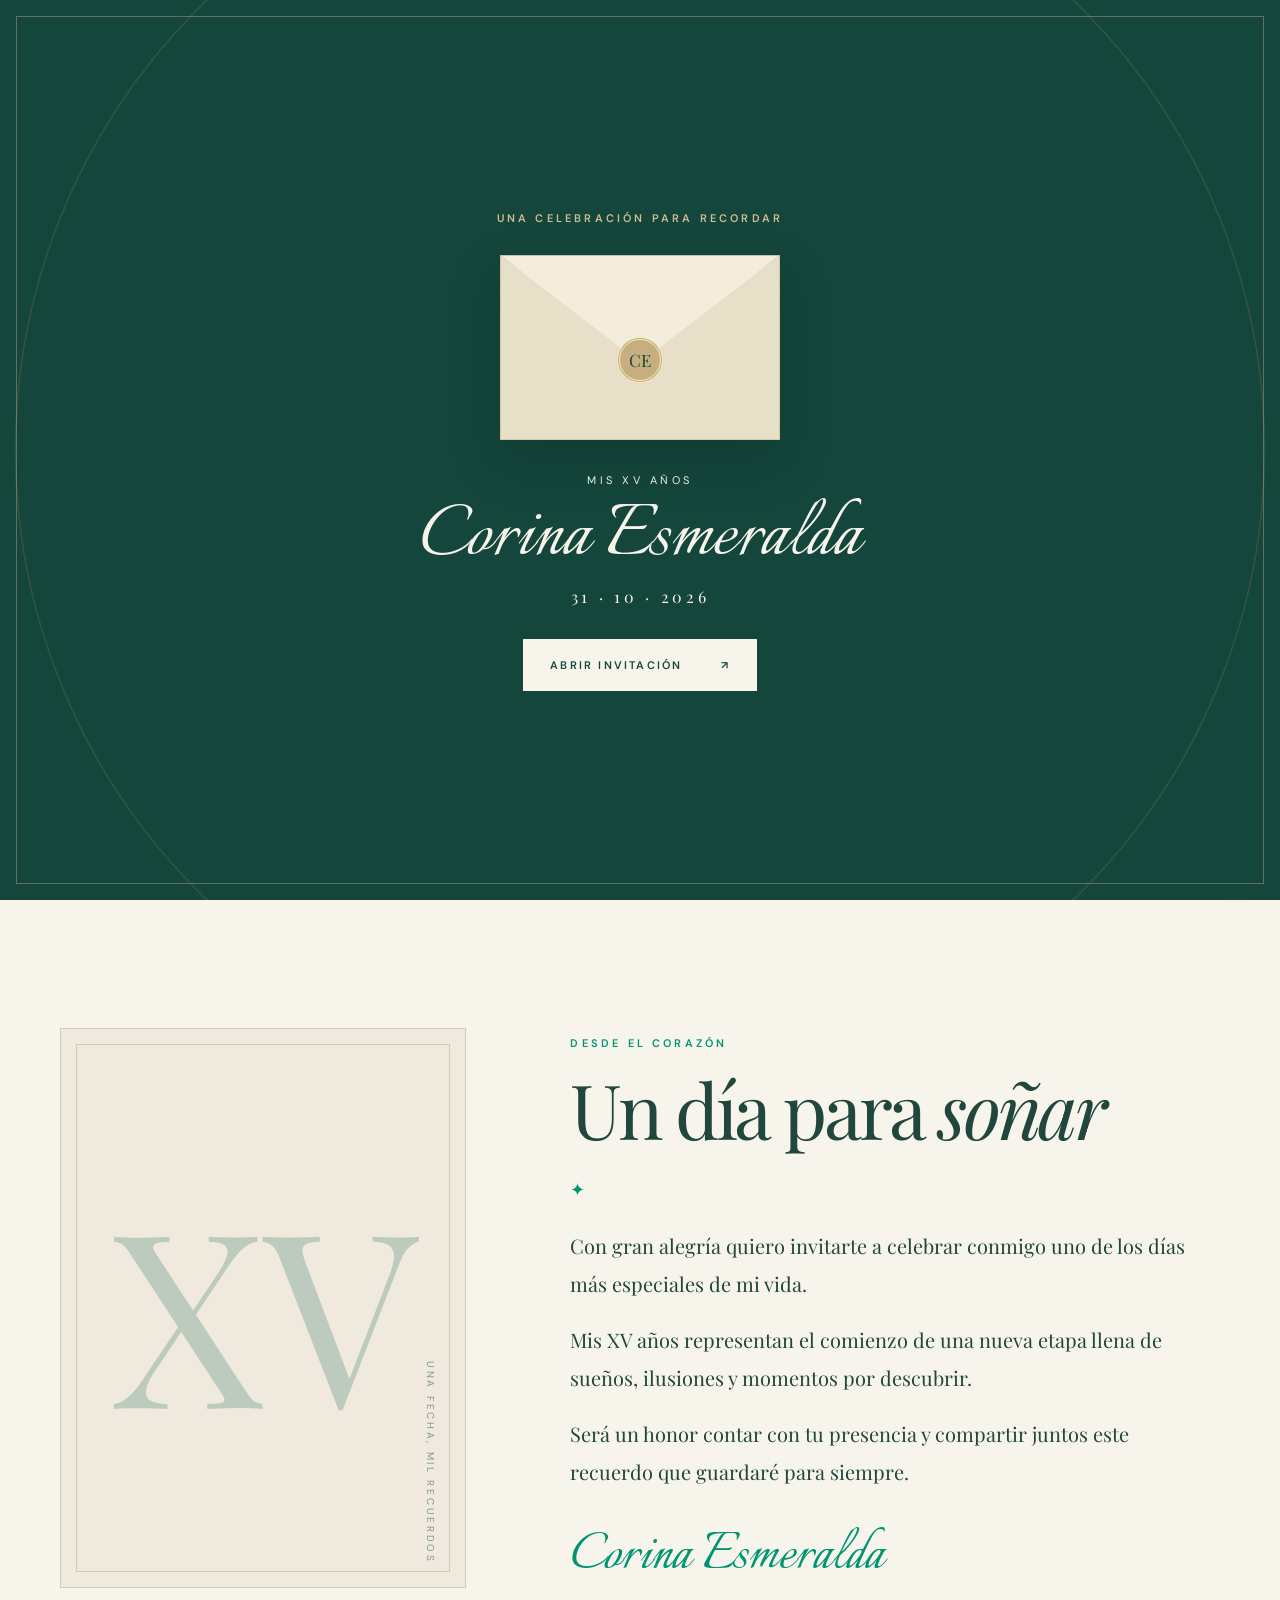
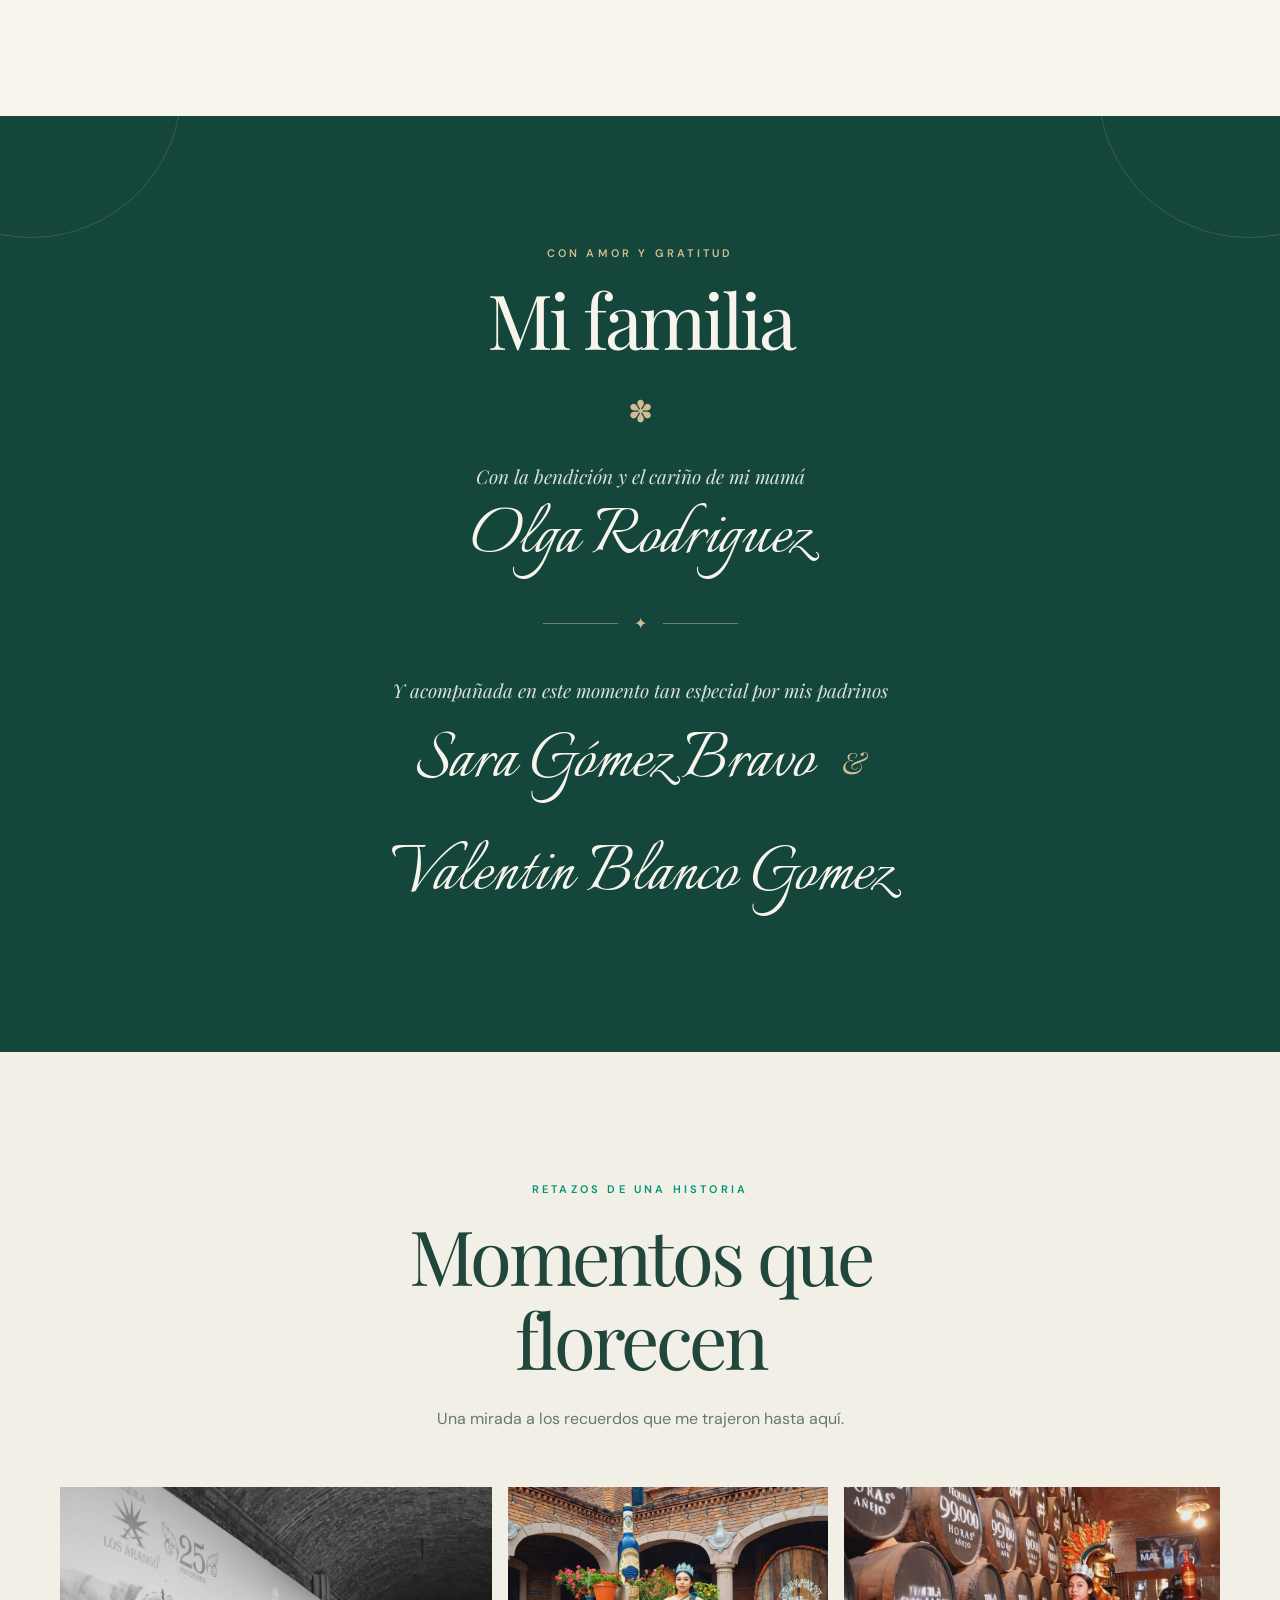
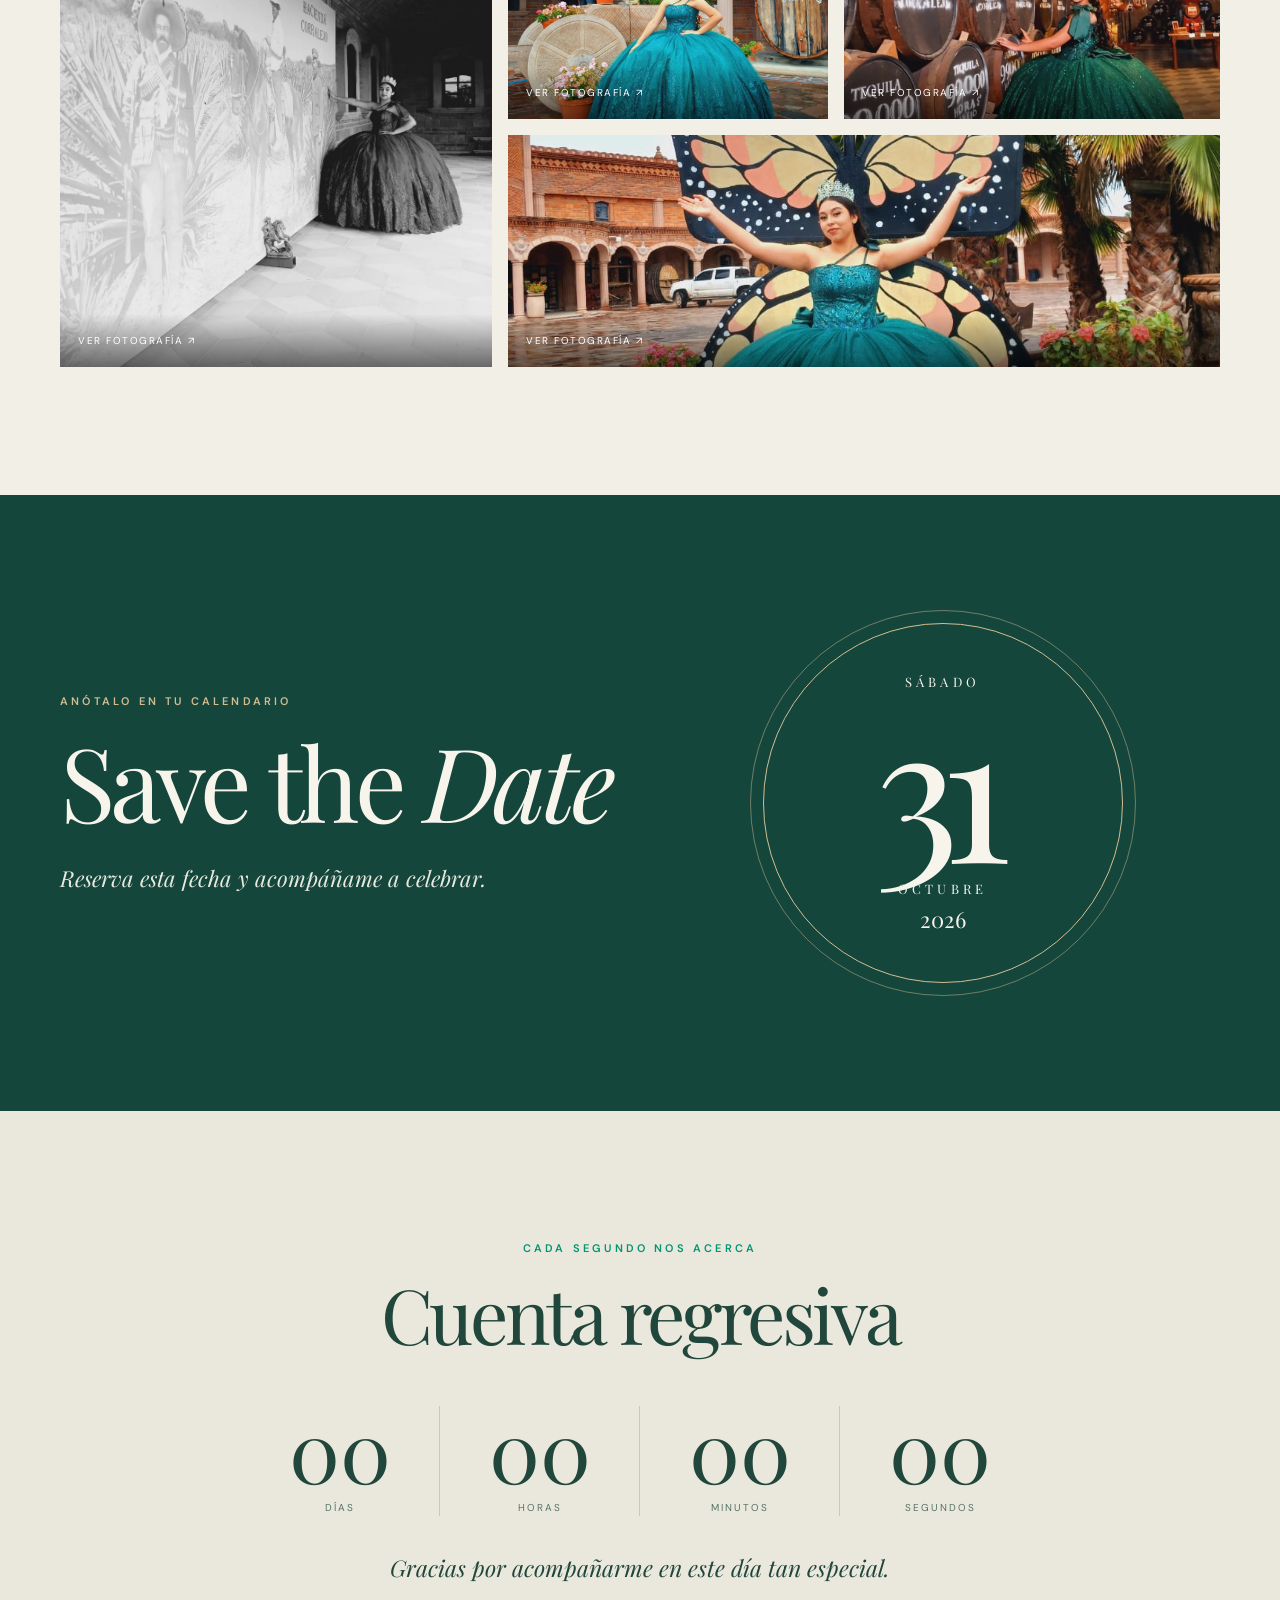
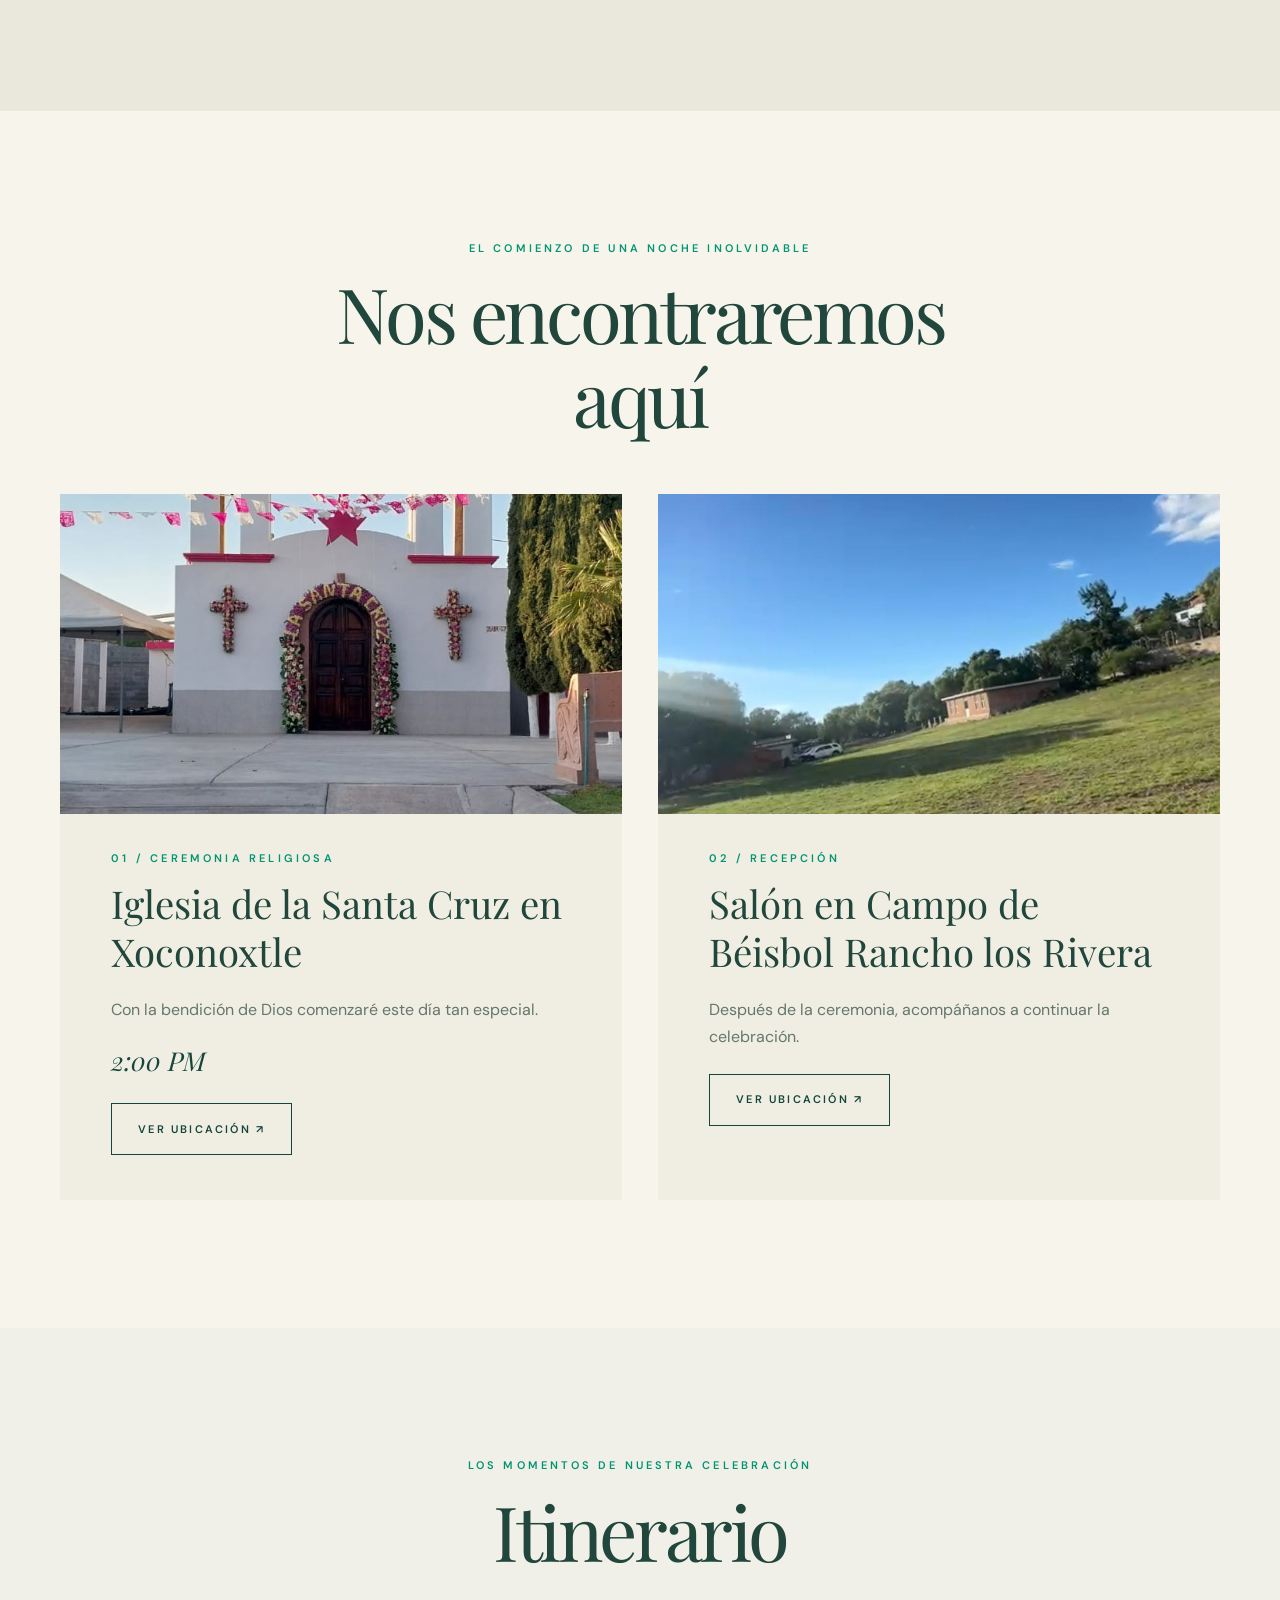
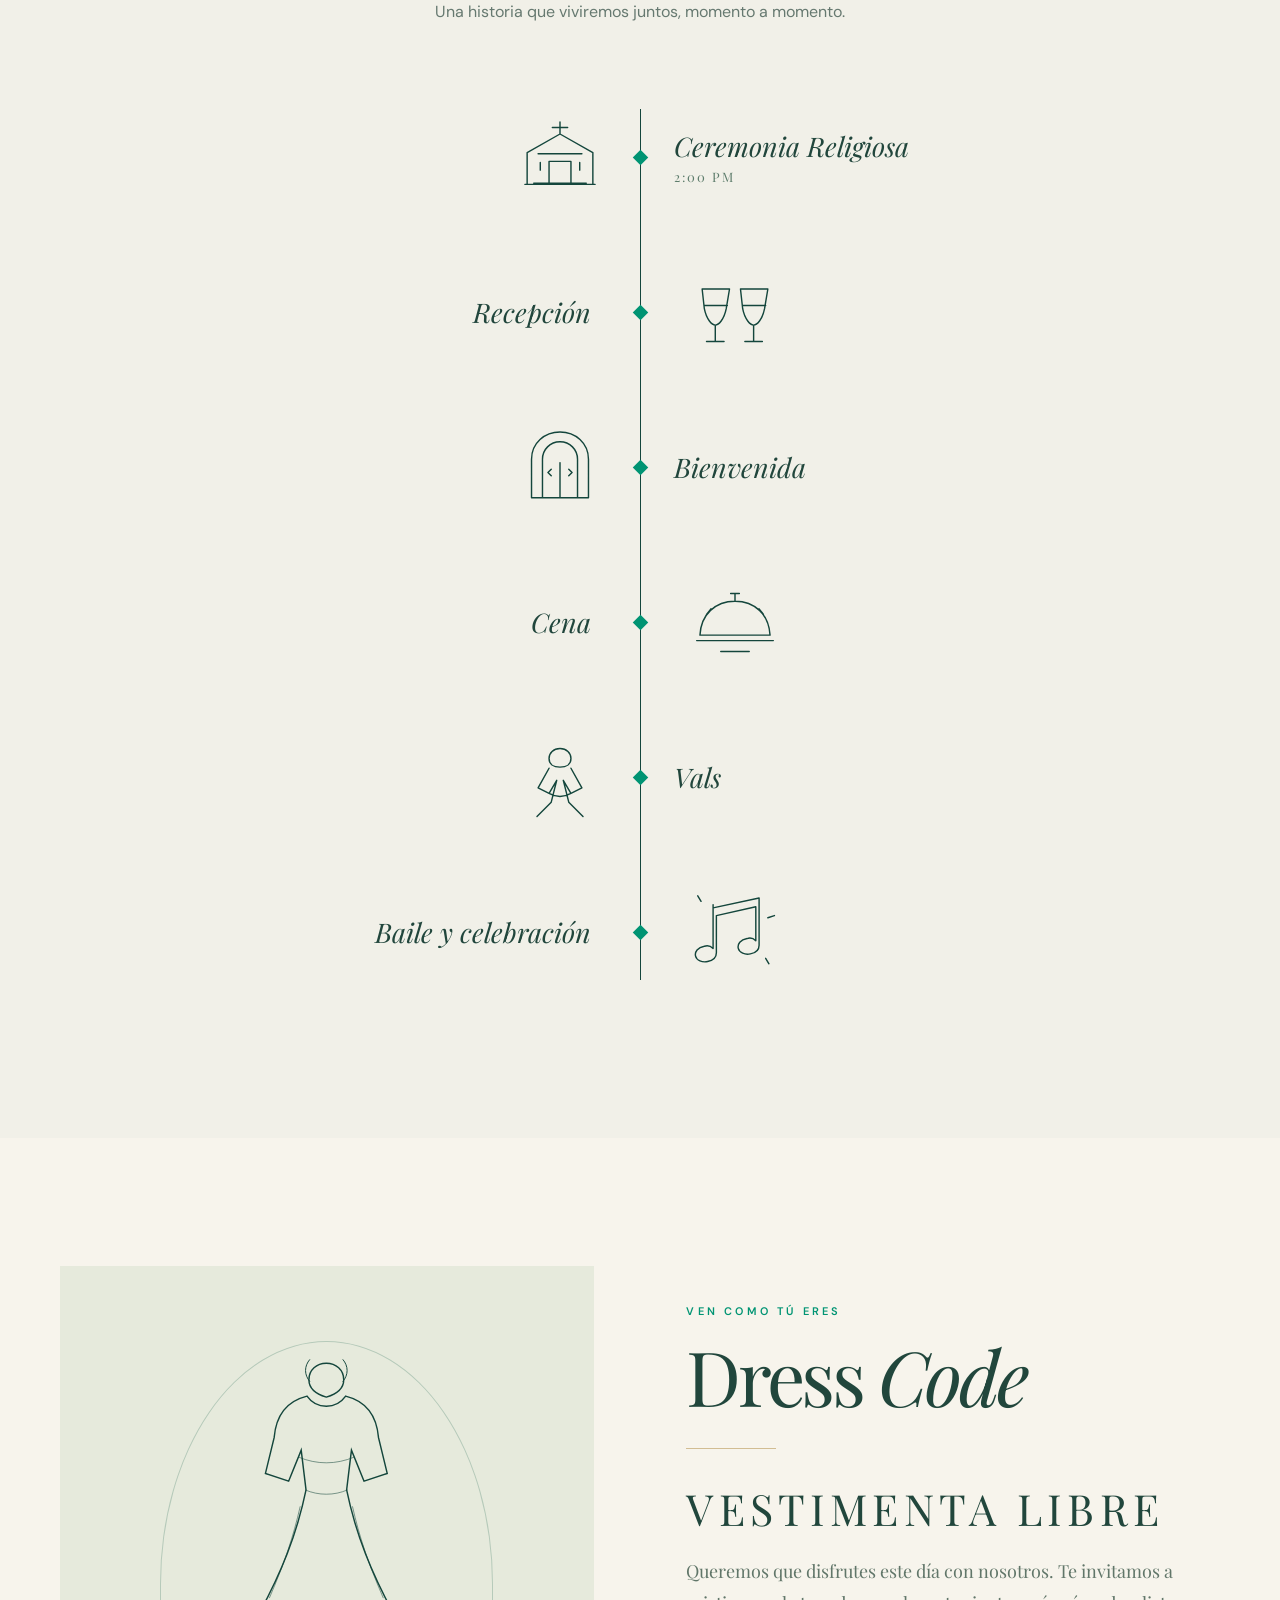
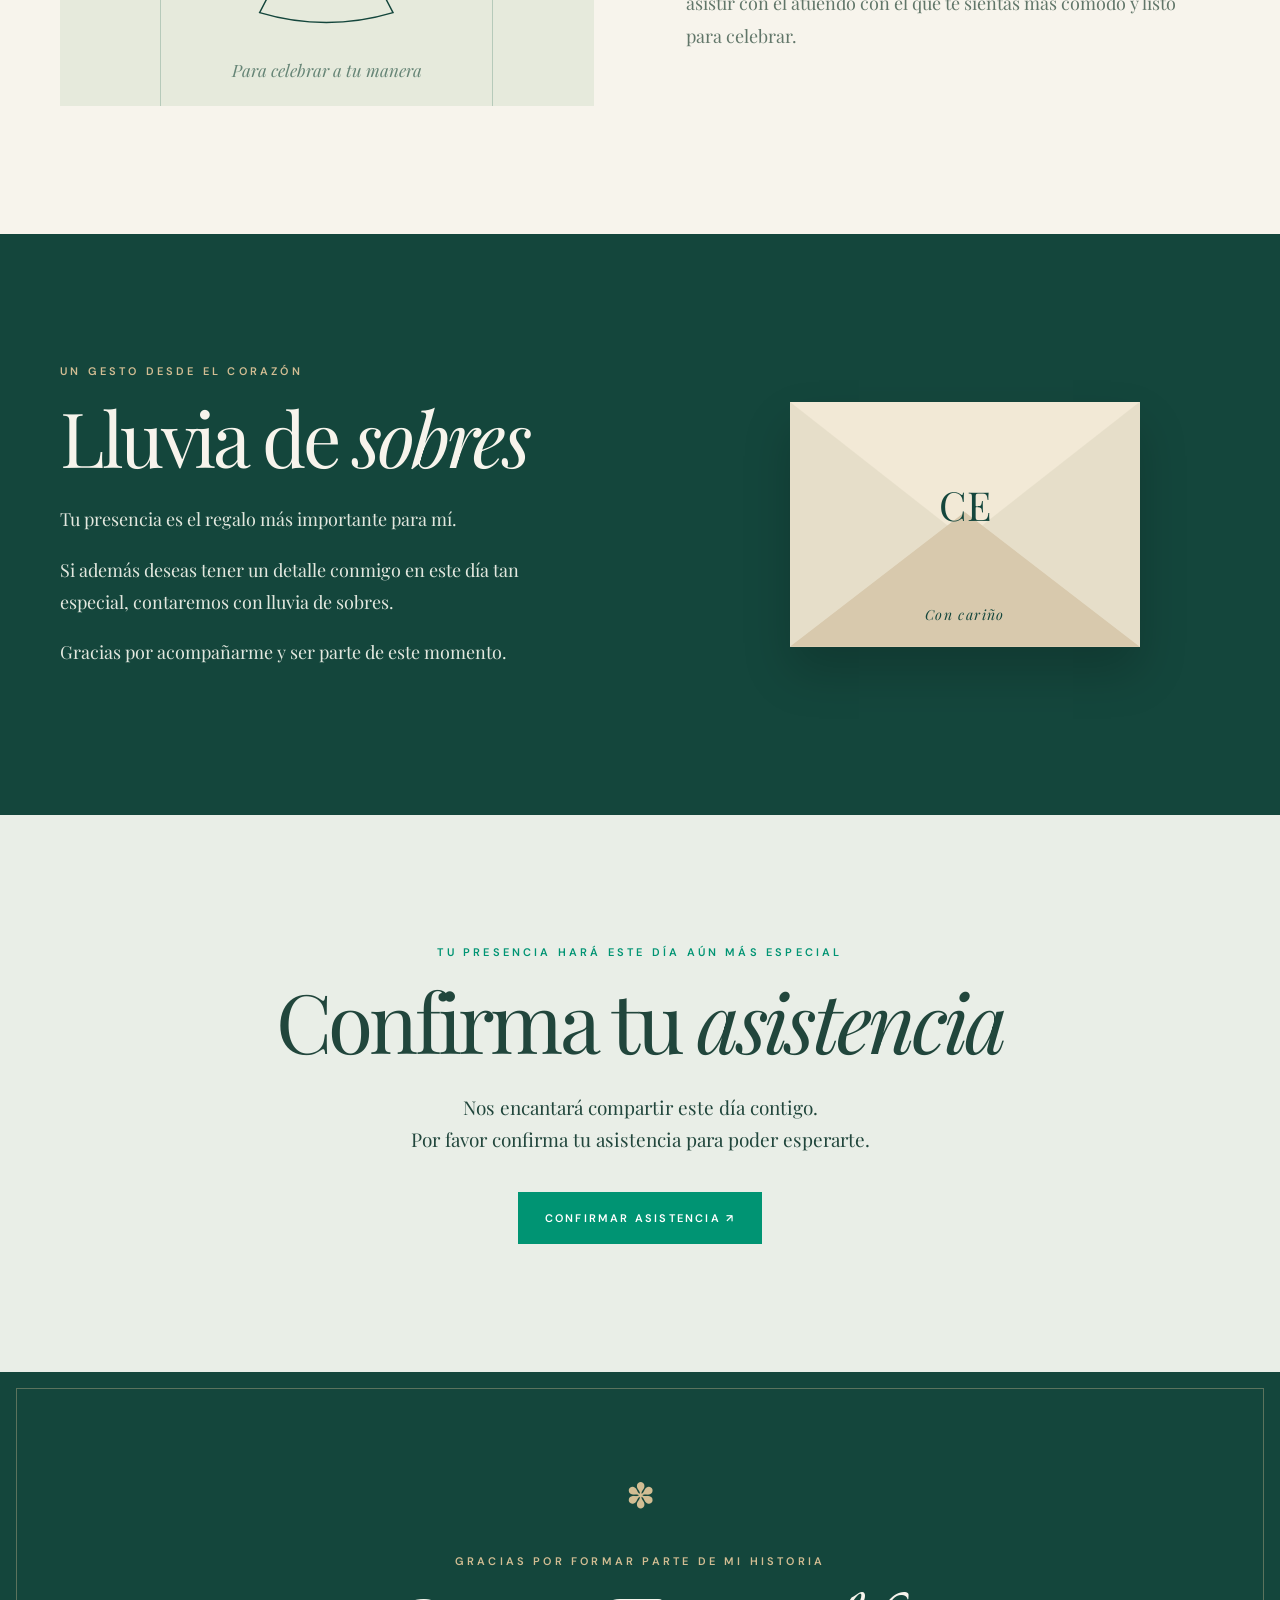
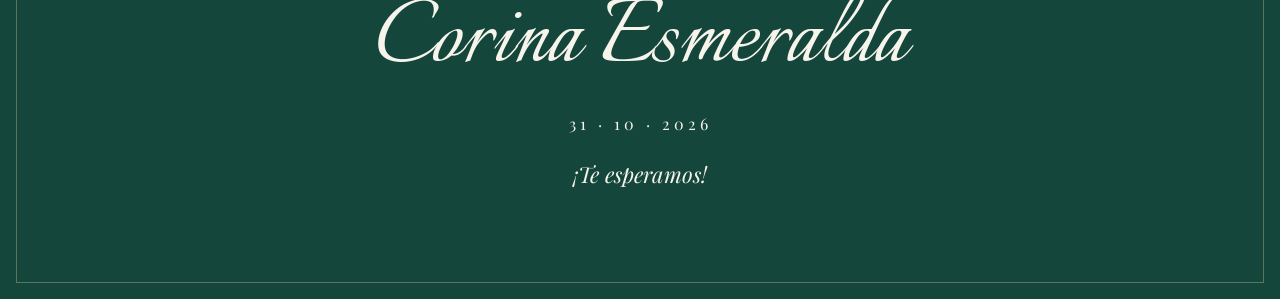
<file: index.html>
<!doctype html>
<html lang="es">
<head>
  <meta charset="utf-8">
  <meta name="viewport" content="width=device-width, initial-scale=1, viewport-fit=cover">
  <meta name="theme-color" content="#14463c">
  <meta name="description" content="Una invitación elegante en tonos esmeralda para celebrar los XV años de Corina Esmeralda.">
  <meta property="og:title" content="Esmeralda — XV Años | Corina Esmeralda">
  <meta property="og:description" content="Acompáñame a celebrar mis XV años el 31 de octubre de 2026.">
  <meta property="og:type" content="website">
  <meta property="og:image" content="https://isaiasdeleon.github.io/corina-esmeralda-xv/preview.png">
  <link rel="canonical" href="https://isaiasdeleon.github.io/corina-esmeralda-xv/">
  <link rel="icon" href="./favicon.svg" type="image/svg+xml">
  <link rel="preconnect" href="https://fonts.googleapis.com">
  <link rel="preconnect" href="https://fonts.gstatic.com" crossorigin>
  <link href="https://fonts.googleapis.com/css2?family=DM+Sans:wght@400;500;600&amp;family=Italianno&amp;family=Playfair+Display:ital,wght@0,400;0,500;0,600;1,400&amp;display=swap" rel="stylesheet">
  <link rel="stylesheet" href="./style.css">
  <script type="module" src="./app.js"></script>
  <title>Esmeralda — XV Años | Corina Esmeralda</title>
</head>
<body>
  <div class="opening" id="opening" role="dialog" aria-modal="true" aria-label="Abrir invitación de XV años">
    <div class="opening-inner">
      <p class="eyebrow light">Una celebración para recordar</p>
      <div class="envelope" aria-hidden="true"><div class="envelope-flap"></div><div class="envelope-letter"><span>CE</span></div><div class="envelope-front"></div><div class="envelope-seal">CE</div></div>
      <p class="opening-type">MIS XV AÑOS</p>
      <h1 class="script" data-field="celebrant">Corina Esmeralda</h1>
      <p class="opening-date" data-field="dateShort">31 · 10 · 2026</p>
      <button class="button button-cream" id="open-button" type="button">Abrir invitación <span aria-hidden="true">↗</span></button>
    </div>
  </div>

  <main id="invitation">
    <section class="hero full-bleed" aria-labelledby="hero-title">
      <div class="hero-decor hero-decor-one" aria-hidden="true"></div><div class="hero-decor hero-decor-two" aria-hidden="true"></div>
      <div class="hero-layout wrap">
        <div class="hero-copy reveal">
          <p class="eyebrow light">Mis XV años · Una nueva historia</p>
          <p class="hero-xv" aria-hidden="true">XV</p>
          <h2 id="hero-title" class="script" data-field="celebrant">Corina Esmeralda</h2>
          <div class="hairline light-line"></div>
          <p class="hero-date"><strong data-field="day">31</strong><span><span data-field="month">OCTUBRE</span><br><span data-field="year">2026</span></span></p>
          <p class="hero-quote">Hay momentos en la vida que soñamos, imaginamos y esperamos.<br>Hoy ha llegado uno de ellos y quiero compartirlo contigo.</p>
        </div>
        <div class="hero-art reveal" id="hero-art" role="img" aria-label="Espacio reservado para el retrato de Corina Esmeralda">
          <div class="art-arch"><span class="art-initial">C</span><span class="art-label">RETRATO DE CORINA</span></div>
          <svg class="leaf leaf-left" viewBox="0 0 160 310" aria-hidden="true"><path d="M116 300C59 226 108 145 30 22M93 256C34 253 28 220 25 202c36 0 62 10 68 54ZM84 194c-55-24-60-55-55-76 35 9 55 31 55 76ZM63 123C29 91 35 54 45 36c27 25 33 53 18 87ZM102 269c45-47 44-72 40-98-29 20-45 52-40 98ZM91 210c40-35 45-61 42-86-32 14-47 41-42 86Z"/></svg>
          <svg class="leaf leaf-right" viewBox="0 0 160 310" aria-hidden="true"><path d="M116 300C59 226 108 145 30 22M93 256C34 253 28 220 25 202c36 0 62 10 68 54ZM84 194c-55-24-60-55-55-76 35 9 55 31 55 76ZM63 123C29 91 35 54 45 36c27 25 33 53 18 87ZM102 269c45-47 44-72 40-98-29 20-45 52-40 98ZM91 210c40-35 45-61 42-86-32 14-47 41-42 86Z"/></svg>
        </div>
      </div>
      <a class="scroll-hint" href="#bienvenida">Desliza para descubrir <span aria-hidden="true">↓</span></a>
    </section>

    <section class="welcome section" id="bienvenida">
      <div class="welcome-layout wrap">
        <div class="welcome-side reveal"><span class="roman">XV</span><span class="vertical-label">Una fecha, mil recuerdos</span></div>
        <div class="welcome-copy reveal"><p class="eyebrow">Desde el corazón</p><h2 class="serif-title">Un día para <em>soñar</em></h2><div class="ornament" aria-hidden="true">✦</div><p>Con gran alegría quiero invitarte a celebrar conmigo uno de los días más especiales de mi vida.</p><p>Mis XV años representan el comienzo de una nueva etapa llena de sueños, ilusiones y momentos por descubrir.</p><p>Será un honor contar con tu presencia y compartir juntos este recuerdo que guardaré para siempre.</p><span class="signature script" data-field="celebrant">Corina Esmeralda</span></div>
      </div>
    </section>

    <section class="family section" id="familia">
      <div class="wrap family-inner reveal"><p class="eyebrow light">Con amor y gratitud</p><h2 class="serif-title">Mi familia</h2><div class="fine-flower" aria-hidden="true">✽</div><p>Con la bendición y el cariño de mi mamá</p><strong class="family-name script" data-field="mother">Olga Rodriguez</strong><div class="family-divider"><span></span>✦<span></span></div><p>Y acompañada en este momento tan especial por mis padrinos</p><div class="godparents"><strong class="family-name script" data-field="godmother">Sara Gómez Bravo</strong><span>&amp;</span><strong class="family-name script" data-field="godfather">Valentin Blanco Gomez</strong></div></div>
    </section>

    <section class="gallery section" id="galeria"><div class="wrap"><div class="section-heading reveal"><p class="eyebrow">Retazos de una historia</p><h2 class="serif-title">Momentos que florecen</h2><p>Una mirada a los recuerdos que me trajeron hasta aquí.</p></div><div class="gallery-grid" id="gallery-grid"></div></div></section>

    <section class="date-section section" id="fecha"><div class="wrap date-layout"><div class="date-copy reveal"><p class="eyebrow light">Anótalo en tu calendario</p><h2 class="serif-title">Save the <em>Date</em></h2><p>Reserva esta fecha y acompáñame a celebrar.</p></div><div class="date-stamp reveal"><span data-field="weekday">SÁBADO</span><strong data-field="day">31</strong><span data-field="month">OCTUBRE</span><small data-field="year">2026</small></div></div></section>

    <section class="countdown section"><div class="wrap countdown-inner reveal"><p class="eyebrow">Cada segundo nos acerca</p><h2 class="serif-title">Cuenta regresiva</h2><div class="countdown-values" id="countdown-values" aria-live="off"><div><strong id="days">00</strong><span>DÍAS</span></div><div><strong id="hours">00</strong><span>HORAS</span></div><div><strong id="minutes">00</strong><span>MINUTOS</span></div><div><strong id="seconds">00</strong><span>SEGUNDOS</span></div></div><p class="countdown-message" id="countdown-message"></p></div></section>

    <section class="venues section" id="lugares"><div class="wrap"><div class="section-heading reveal"><p class="eyebrow">El comienzo de una noche inolvidable</p><h2 class="serif-title">Nos encontraremos aquí</h2></div><div class="venue-grid"><article class="venue reveal"><div class="venue-image" id="ceremony-image"><span class="venue-monogram" aria-hidden="true">✳</span><span class="venue-image-note">FOTOGRAFÍA DEL TEMPLO</span></div><div class="venue-content"><p class="eyebrow">01 / Ceremonia religiosa</p><h3 data-field="ceremonyName">Iglesia de la Santa Cruz en Xoconoxtle</h3><p>Con la bendición de Dios comenzaré este día tan especial.</p><p class="venue-time" data-field="ceremonyTime">2:00 PM</p><div id="ceremony-map"></div></div></article><article class="venue reveal"><div class="venue-image venue-image-reception" id="reception-image"><span class="venue-monogram" aria-hidden="true">✧</span><span class="venue-image-note">FOTOGRAFÍA DEL SALÓN</span></div><div class="venue-content"><p class="eyebrow">02 / Recepción</p><h3 data-field="receptionName">Salón en Campo de Béisbol Rancho los Rivera</h3><p>Después de la ceremonia, acompáñanos a continuar la celebración.</p><p class="venue-time" id="reception-time" hidden></p><div id="reception-map"></div></div></article></div></div></section>

    <section class="itinerary section" id="itinerario"><div class="wrap"><div class="section-heading reveal"><p class="eyebrow">Los momentos de nuestra celebración</p><h2 class="serif-title">Itinerario</h2><p>Una historia que viviremos juntos, momento a momento.</p></div><ol class="timeline" id="timeline"></ol></div></section>

    <section class="dress section"><div class="wrap dress-layout"><div class="dress-art reveal" aria-hidden="true"><svg viewBox="0 0 220 300" fill="none"><path d="M110 23c-10 0-18 7-18 17 0 10 8 15 18 18 10-3 18-8 18-18 0-10-8-17-18-17ZM90 57c-20 5-32 19-34 43l-9 37 24 8 13-32 5 41c-10 48-26 86-48 127 47 14 91 14 138 0-22-41-38-79-48-127l5-41 13 32 24-8-9-37c-2-24-14-38-34-43-10 14-30 14-40 0Z" stroke="currentColor" stroke-width="1.5"/><path d="M81 120c19 8 39 8 58 0M88 154c14 6 30 6 44 0M83 171c-7 31-16 58-32 95M137 171c7 31 16 58 32 95" stroke="currentColor" opacity=".55"/><path d="M93 42c-6-7-6-16 0-23M127 42c6-7 6-16 0-23" stroke="currentColor"/></svg><span>Para celebrar a tu manera</span></div><div class="dress-copy reveal"><p class="eyebrow">Ven como tú eres</p><h2 class="serif-title">Dress <em>Code</em></h2><div class="hairline"></div><strong data-field="dressTitle">VESTIMENTA LIBRE</strong><p data-field="dressDescription"></p></div></div></section>

    <section class="gift section"><div class="wrap gift-layout"><div class="gift-copy reveal"><p class="eyebrow light">Un gesto desde el corazón</p><h2 class="serif-title">Lluvia de <em>sobres</em></h2><p>Tu presencia es el regalo más importante para mí.</p><p>Si además deseas tener un detalle conmigo en este día tan especial, contaremos con lluvia de sobres.</p><p>Gracias por acompañarme y ser parte de este momento.</p></div><div class="gift-envelope reveal" aria-hidden="true"><div class="gift-note">CE</div><div class="gift-fold"></div><span>Con cariño</span></div></div></section>

    <section class="rsvp section" id="confirmar"><div class="wrap rsvp-inner reveal"><p class="eyebrow">Tu presencia hará este día aún más especial</p><h2 class="serif-title">Confirma tu <em>asistencia</em></h2><p>Nos encantará compartir este día contigo.<br>Por favor confirma tu asistencia para poder esperarte.</p><p class="rsvp-deadline" id="rsvp-deadline" hidden></p><div id="rsvp-action"></div></div></section>

    <footer class="closing"><div class="wrap closing-inner"><span class="closing-flower" aria-hidden="true">✽</span><p class="eyebrow light">Gracias por formar parte de mi historia</p><strong class="script" data-field="celebrant">Corina Esmeralda</strong><span data-field="dateShort">31 · 10 · 2026</span><p>¡Te esperamos!</p></div></footer>
  </main>

  <button id="music-toggle" class="music-toggle" type="button" hidden aria-label="Reproducir música" title="Reproducir música"><span aria-hidden="true">♫</span></button>
  <audio id="background-audio" loop preload="none"></audio>
  <div class="lightbox" id="lightbox" role="dialog" aria-modal="true" aria-label="Galería de fotografías" hidden><button class="lightbox-close" type="button" aria-label="Cerrar galería">×</button><button class="lightbox-prev" type="button" aria-label="Fotografía anterior">‹</button><figure><img id="lightbox-image" alt=""><figcaption id="lightbox-caption"></figcaption></figure><button class="lightbox-next" type="button" aria-label="Fotografía siguiente">›</button><span class="lightbox-count" id="lightbox-count"></span></div>
</body>
</html>
</file>
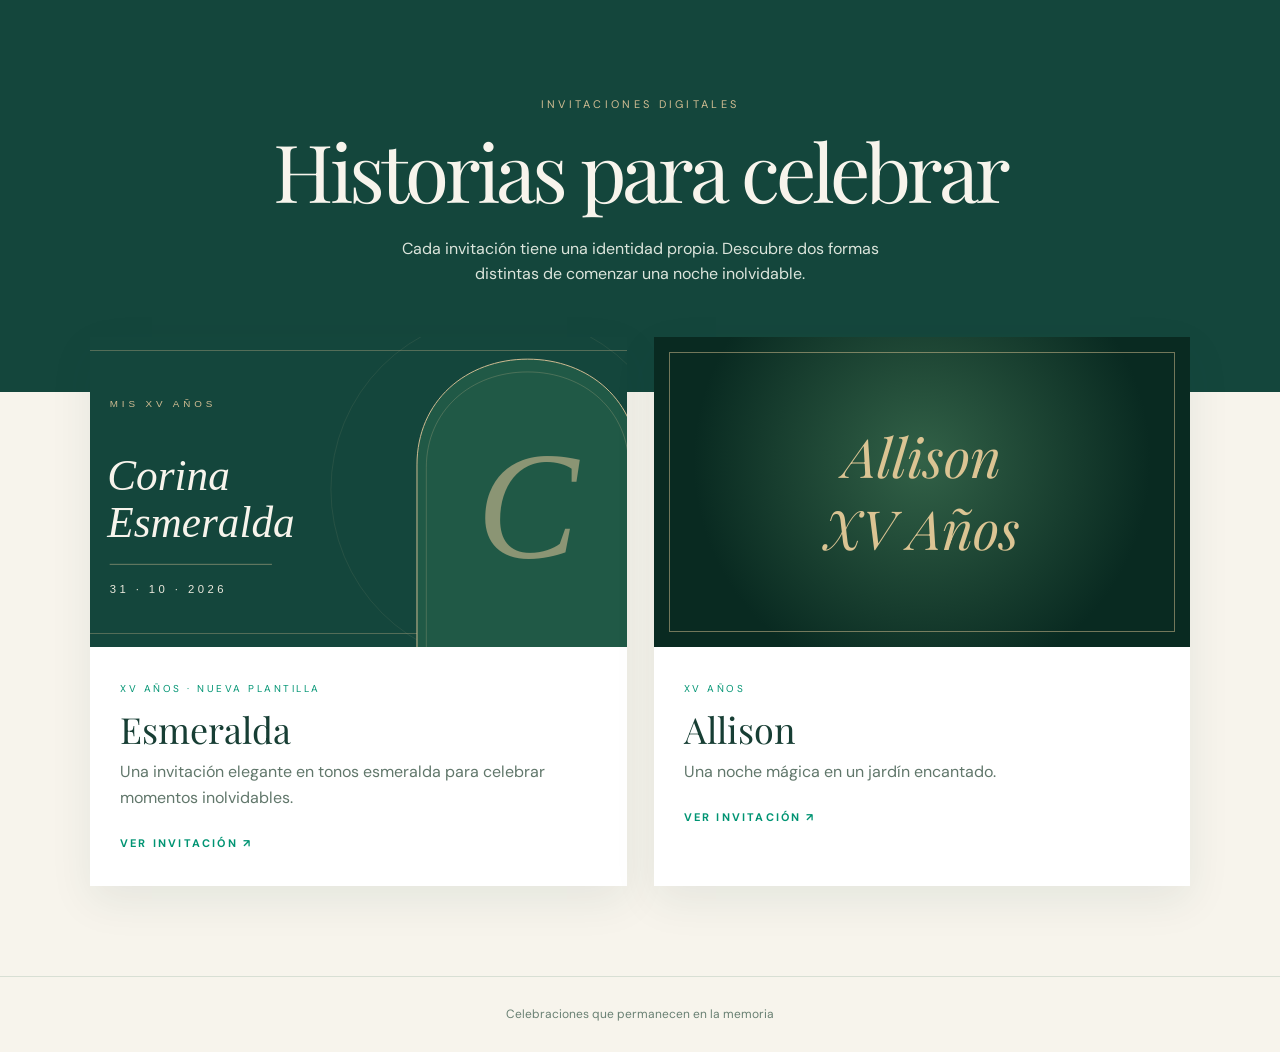
<file: catalogo/index.html>
<!doctype html>
<html lang="es"><head><meta charset="utf-8"><meta name="viewport" content="width=device-width,initial-scale=1"><meta name="theme-color" content="#14463c"><meta name="description" content="Catálogo de invitaciones digitales premium para XV años."><title>Invitaciones · Catálogo XV años</title><link rel="preconnect" href="https://fonts.googleapis.com"><link rel="preconnect" href="https://fonts.gstatic.com" crossorigin><link href="https://fonts.googleapis.com/css2?family=DM+Sans:wght@400;500;600&amp;family=Playfair+Display:ital,wght@0,400;0,500;1,400&amp;display=swap" rel="stylesheet"><style>
*{box-sizing:border-box}body{margin:0;background:#f7f4ec;color:#173e34;font:16px/1.6 'DM Sans',Arial,sans-serif}a:focus-visible{outline:3px solid #009473;outline-offset:4px}header{background:#14463c;color:#f7f4ec;text-align:center;padding:85px 20px 105px}header p:first-child{font-size:11px;letter-spacing:.3em;text-transform:uppercase;color:#d2bd93}h1{font:400 clamp(45px,7vw,80px)/1.1 'Playfair Display',Georgia,serif;letter-spacing:-.05em;margin:12px 0 22px}header p:last-child{max-width:540px;margin:auto;color:#dce5dc}.catalog{width:min(1100px,calc(100% - 36px));margin:-55px auto 90px;position:relative;display:grid;grid-template-columns:repeat(2,minmax(0,1fr));gap:27px}.card{display:block;background:white;text-decoration:none;color:inherit;box-shadow:0 15px 40px rgba(20,70,60,.08);transition:transform .25s,box-shadow .25s}.card:hover{transform:translateY(-5px);box-shadow:0 20px 45px rgba(20,70,60,.16)}.visual{height:310px;display:grid;place-items:center;overflow:hidden}.visual img{width:100%;height:100%;object-fit:cover}.allison{background:radial-gradient(circle at 50% 40%,#326147,#092a21 70%);color:#dbc493;position:relative}.allison:before{content:'';position:absolute;inset:15px;border:1px solid rgba(219,196,147,.5)}.allison span{text-align:center;font:italic 54px 'Playfair Display',Georgia,serif}.card-copy{padding:27px 30px 32px}.card-copy small{font-size:10px;letter-spacing:.25em;color:#009473;text-transform:uppercase}.card-copy h2{font:400 36px 'Playfair Display',Georgia,serif;margin:6px 0}.card-copy p{margin:0 0 18px;color:#61776b}.card-copy b{font-size:11px;letter-spacing:.2em;text-transform:uppercase;color:#009473}footer{text-align:center;border-top:1px solid #d8dfd4;padding:28px;color:#698073;font-size:12px}@media(max-width:680px){.catalog{grid-template-columns:1fr}.visual{height:280px}}
</style></head><body><header><p>Invitaciones digitales</p><h1>Historias para celebrar</h1><p>Cada invitación tiene una identidad propia. Descubre dos formas distintas de comenzar una noche inolvidable.</p></header><main class="catalog"><a class="card" href="../"><div class="visual"><img src="../preview.svg" alt="Vista previa verde esmeralda de la invitación de Corina Esmeralda"></div><div class="card-copy"><small>XV Años · Nueva plantilla</small><h2>Esmeralda</h2><p>Una invitación elegante en tonos esmeralda para celebrar momentos inolvidables.</p><b>Ver invitación ↗</b></div></a><a class="card" href="https://isaiasdeleon.github.io/allison/"><div class="visual allison"><span>Allison<br>XV Años</span></div><div class="card-copy"><small>XV Años</small><h2>Allison</h2><p>Una noche mágica en un jardín encantado.</p><b>Ver invitación ↗</b></div></a></main><footer>Celebraciones que permanecen en la memoria</footer></body></html>
</file>
<file: style.css>
:root{--forest:#14463c;--emerald:#009473;--ivory:#f7f4ec;--cream:#ede8da;--champagne:#d2bd93;--ink:#21463c;--serif:'Playfair Display',Georgia,serif;--script:'Italianno',cursive;--sans:'DM Sans',Arial,sans-serif;color-scheme:light}
*{box-sizing:border-box}html{scroll-behavior:smooth}body{margin:0;background:var(--ivory);color:var(--ink);font:400 16px/1.7 var(--sans);overflow-x:hidden}body.no-scroll{overflow:hidden}button,a{-webkit-tap-highlight-color:transparent}button{font:inherit;cursor:pointer}a{color:inherit}a:focus-visible,button:focus-visible{outline:3px solid var(--emerald);outline-offset:4px}img{display:block;max-width:100%}[hidden]{display:none!important}::selection{background:var(--emerald);color:white}.wrap{width:min(100% - 40px,1160px);margin-inline:auto}.section{padding:clamp(86px,10vw,150px) 0}.eyebrow{margin:0;color:var(--emerald);font-size:11px;font-weight:600;letter-spacing:.29em;text-transform:uppercase;line-height:1.7}.eyebrow.light{color:var(--champagne)}.serif-title{font:400 clamp(40px,6vw,76px)/1.1 var(--serif);letter-spacing:-.045em;margin:14px 0 25px}.serif-title em{font-weight:400}.script{font-family:var(--script);font-weight:400;line-height:.82}.hairline{width:90px;height:1px;background:var(--champagne);margin:30px 0}.light-line{background:rgba(247,244,236,.55)}.section-heading{text-align:center;margin:0 auto 55px;max-width:620px}.section-heading p:last-child{margin:0;color:#667970}.button{display:inline-flex;align-items:center;justify-content:center;gap:38px;min-height:52px;padding:13px 26px;border:1px solid transparent;background:var(--emerald);color:white;text-decoration:none;text-transform:uppercase;font-size:11px;font-weight:600;letter-spacing:.2em;transition:background .25s,transform .25s,border-color .25s}.button:hover{background:#007c63;transform:translateY(-2px)}.button:active{transform:translateY(0)}.button-cream{background:var(--ivory);color:var(--forest)}.button-cream:hover{background:var(--champagne)}.button-outline{background:transparent;color:var(--forest);border-color:var(--forest)}.button-outline:hover{background:var(--forest);color:white}.unavailable{display:inline-block;color:#72857c;border-bottom:1px solid #aabbb1;padding:10px 0;font-size:12px;letter-spacing:.1em;text-transform:uppercase}

/* Opening: the card rises as the envelope unfolds. */
.opening{position:fixed;inset:0;z-index:100;display:grid;place-items:center;overflow:hidden;background:var(--forest);color:var(--ivory);padding:24px;text-align:center}.opening:before,.closing:before{content:'';position:absolute;inset:16px;border:1px solid rgba(210,189,147,.38);pointer-events:none}.opening:after{content:'';position:absolute;width:84vmin;height:84vmin;border:1px solid rgba(210,189,147,.12);border-radius:50%;transform:scale(1.65);pointer-events:none}.opening-inner{z-index:1;width:min(100%,560px);display:grid;justify-items:center}.envelope{position:relative;width:min(70vw,280px);height:185px;margin:28px auto 31px;perspective:650px;filter:drop-shadow(0 20px 24px rgba(0,0,0,.14))}.envelope-front{position:absolute;inset:0;background:#e8dfc9;clip-path:polygon(0 0,50% 56%,100% 0,100% 100%,0 100%);z-index:3;border:1px solid #d4c6a8}.envelope-flap{position:absolute;inset:0;background:#f4eddb;clip-path:polygon(0 0,100% 0,50% 58%);z-index:4;transform-origin:top center;transition:transform .7s cubic-bezier(.2,.7,.2,1),z-index 0s .5s}.envelope-letter{position:absolute;inset:16px 25px 0;background:var(--ivory);border:1px solid var(--champagne);display:grid;place-items:center;color:var(--forest);z-index:2;transition:transform .8s cubic-bezier(.2,.7,.2,1) .28s}.envelope-letter:before{content:'';position:absolute;inset:7px;border:1px solid #ddcfb3}.envelope-letter span{font:400 60px var(--serif)}.envelope-seal{position:absolute;z-index:5;left:50%;top:82px;transform:translateX(-50%);width:46px;height:46px;border-radius:50%;background:#c6ae7e;color:var(--forest);display:grid;place-items:center;border:3px double #f5e9ca;font:17px var(--serif);transition:opacity .25s}.opening.is-opening .envelope-flap{transform:rotateX(180deg);z-index:1}.opening.is-opening .envelope-letter{transform:translateY(-85px)}.opening.is-opening .envelope-seal{opacity:0}.opening.is-leaving{opacity:0;transform:translateY(-2%);transition:opacity .55s ease,transform .55s ease}.opening-type{font-size:11px;letter-spacing:.32em;margin:0}.opening h1{font-size:clamp(54px,10vw,91px);margin:10px 0 12px}.opening-date{font:16px var(--serif);letter-spacing:.23em;margin:0 0 32px}

/* Portrait frame is an intentional placeholder until the real photograph arrives. */
.hero{position:relative;min-height:100svh;display:grid;align-items:center;overflow:hidden;background:var(--forest);color:var(--ivory);padding:85px 0 65px}.hero:before{content:'';position:absolute;inset:0;opacity:.18;background:repeating-linear-gradient(105deg,transparent 0 72px,rgba(210,189,147,.12) 73px 74px)}.hero-layout{position:relative;z-index:1;display:grid;grid-template-columns:1fr .9fr;align-items:center;gap:min(8vw,100px)}.hero-copy{position:relative;z-index:2}.hero-xv{font:400 clamp(75px,11vw,145px)/1 var(--serif);color:transparent;-webkit-text-stroke:1px rgba(210,189,147,.45);margin:25px 0 -15px}.hero h2{font-size:clamp(78px,9vw,145px);margin:0;max-width:700px}.hero-date{display:flex;align-items:center;gap:15px;margin:0 0 28px}.hero-date strong{font:400 64px/1 var(--serif)}.hero-date span{font:12px/1.65 var(--sans);letter-spacing:.3em}.hero-quote{font:italic 18px/1.8 var(--serif);max-width:470px;color:#eee7d9}.hero-art{position:relative;width:100%;aspect-ratio:4/5;min-height:380px;display:grid;place-items:center}.art-arch{position:relative;z-index:1;width:78%;height:90%;border:1px solid var(--champagne);border-radius:48% 48% 4px 4px/37% 37% 4px 4px;background:radial-gradient(circle at 50% 25%,#407b65,#1b5747 60%,#133a33);display:flex;align-items:center;justify-content:center;overflow:hidden}.art-arch:before{content:'';position:absolute;inset:9px;border:1px solid rgba(247,244,236,.35);border-radius:inherit}.art-arch:after{content:'';position:absolute;inset:auto -20% -22%;height:55%;border:1px solid rgba(210,189,147,.25);border-radius:50%;box-shadow:0 0 0 33px rgba(210,189,147,.06),0 0 0 67px rgba(210,189,147,.04)}.art-initial{font:400 clamp(180px,26vw,350px)/1 var(--script);color:rgba(238,230,206,.42);transform:translateY(12px)}.art-label{position:absolute;z-index:2;bottom:27px;letter-spacing:.28em;font-size:10px;color:#eee7d9}.hero-art.has-photo .art-arch{background-size:cover;background-position:center}.hero-art.has-photo .art-initial,.hero-art.has-photo .art-label,.hero-art.has-photo .art-arch:after{display:none}.leaf{position:absolute;z-index:2;width:33%;height:65%;fill:none;stroke:var(--champagne);stroke-width:1.2;opacity:.7}.leaf-left{left:-1%;bottom:0}.leaf-right{right:-1%;top:0;transform:rotate(180deg)}.scroll-hint{position:absolute;z-index:2;bottom:25px;left:50%;transform:translateX(-50%);white-space:nowrap;color:var(--champagne);font-size:10px;letter-spacing:.25em;text-decoration:none;text-transform:uppercase}.scroll-hint span{margin-left:15px;font-size:19px}.hero-decor{position:absolute;border:1px solid rgba(210,189,147,.18);border-radius:50%;pointer-events:none}.hero-decor-one{width:500px;height:500px;top:-280px;right:-160px}.hero-decor-two{width:350px;height:350px;bottom:-210px;left:-130px}

.welcome{background:var(--ivory)}.welcome-layout{display:grid;grid-template-columns:35% 1fr;gap:9%;align-items:center}.welcome-side{min-height:560px;border:1px solid #d3c9b6;position:relative;display:grid;place-items:center;background:#efeadd}.welcome-side:before{content:'';position:absolute;inset:15px;border:1px solid #d3c9b6}.roman{font:400 clamp(125px,19vw,260px) var(--serif);color:#bccbbd}.vertical-label{position:absolute;right:26px;bottom:23px;writing-mode:vertical-rl;font-size:10px;letter-spacing:.27em;text-transform:uppercase;color:#81998e}.welcome-copy{max-width:640px}.welcome-copy p:not(.eyebrow){font:400 clamp(17px,1.75vw,20px)/1.9 var(--serif);margin:0 0 18px}.ornament{color:var(--emerald);font-size:18px;margin:16px 0 21px}.signature{display:block;font-size:65px;color:var(--emerald);margin-top:38px}
.family{background:var(--forest);color:var(--ivory);text-align:center;position:relative;overflow:hidden}.family:before,.family:after{content:'';position:absolute;width:300px;height:300px;border:1px solid rgba(210,189,147,.2);border-radius:50%;top:-180px}.family:before{left:-120px}.family:after{right:-120px}.family-inner{max-width:860px}.family .serif-title{margin-bottom:10px}.fine-flower{color:var(--champagne);font-size:30px;margin:26px 0}.family p:not(.eyebrow){font:italic 19px var(--serif);color:#d9e0d9;margin:10px 0}.family-name{display:block;font-size:clamp(50px,7vw,78px);margin:17px 0}.family-divider{display:flex;align-items:center;justify-content:center;gap:16px;color:var(--champagne);margin:40px auto}.family-divider span{width:75px;height:1px;background:rgba(210,189,147,.5)}.godparents{display:flex;align-items:center;justify-content:center;gap:15px 28px;flex-wrap:wrap}.godparents span{font:italic 30px var(--serif);color:var(--champagne)}
.gallery{background:#f2efe6}.gallery-grid{display:grid;grid-template-columns:1.15fr .85fr 1fr;grid-auto-flow:dense;gap:16px;min-height:480px}.gallery-item,.gallery-placeholder{position:relative;min-height:220px;border:0;padding:0;overflow:hidden;background:#cddbd0;color:var(--forest);text-align:left}.gallery-item:nth-child(1),.gallery-placeholder:nth-child(1){grid-row:span 2;min-height:455px}.gallery-item:nth-child(4){grid-column:span 2}.gallery-item:nth-child(5){grid-column:span 2}.gallery-item img{width:100%;height:100%;object-fit:cover;position:absolute;inset:0;transition:transform .5s}.gallery-item:hover img{transform:scale(1.04)}.gallery-item:after{content:'VER FOTOGRAFÍA ↗';position:absolute;inset:auto 0 0;padding:18px;color:white;background:linear-gradient(transparent,rgba(0,0,0,.55));font-size:10px;letter-spacing:.15em}.gallery-placeholder{display:grid;place-items:center;background:linear-gradient(145deg,#bfd2c3,#e5e8d9);border:1px solid #b4c9b9}.gallery-placeholder:before{content:'';position:absolute;inset:12px;border:1px solid rgba(20,70,60,.32)}.gallery-placeholder:nth-child(2){background:#e5ddc9}.gallery-placeholder:nth-child(3){background:#d4e1d5}.gallery-placeholder span{position:relative;text-align:center;font:italic 28px var(--serif);padding:20px;max-width:200px}.gallery-placeholder small{position:absolute;bottom:28px;letter-spacing:.2em;font-size:9px;text-transform:uppercase}.gallery-note{text-align:center;color:#60786b;font-size:12px;margin:20px 0 0}
.date-section{background:var(--forest);color:var(--ivory);overflow:hidden}.date-layout{display:grid;grid-template-columns:1fr 1fr;align-items:center;gap:50px}.date-copy .serif-title{font-size:clamp(55px,8vw,105px)}.date-copy>p:last-child{font:italic 22px var(--serif);color:#e8e9de}.date-stamp{justify-self:center;width:min(100%,360px);aspect-ratio:1;border:1px solid var(--champagne);border-radius:50%;display:grid;place-content:center;text-align:center;outline:1px solid rgba(210,189,147,.48);outline-offset:12px}.date-stamp span{font:13px var(--serif);letter-spacing:.32em}.date-stamp strong{font:400 clamp(110px,16vw,190px)/1 var(--serif);letter-spacing:-.1em;margin-left:-.1em}.date-stamp small{font:22px var(--serif);margin-top:7px}.countdown{text-align:center;background:#eae8dc}.countdown .serif-title{margin-bottom:50px}.countdown-values{display:grid;grid-template-columns:repeat(4,1fr);max-width:800px;margin:auto}.countdown-values>div{display:grid;gap:8px;border-right:1px solid #c3cbbd}.countdown-values>div:last-child{border:0}.countdown-values strong{font:400 clamp(43px,7vw,85px)/1 var(--serif)}.countdown-values span{font-size:10px;letter-spacing:.2em;color:#557366}.countdown-message{font:italic 23px var(--serif);margin:36px auto 0;max-width:650px}
.venues{background:var(--ivory)}.venue-grid{display:grid;grid-template-columns:1fr 1fr;gap:36px}.venue{background:#f0ede2}.venue-image{height:320px;position:relative;display:grid;place-items:center;background:radial-gradient(circle at 50% 20%,#bad2c4,#7da98d 55%,#3f765d);overflow:hidden}.venue-image:before{content:'';position:absolute;width:53%;height:88%;border:1px solid rgba(247,244,236,.7);border-radius:50% 50% 0 0;box-shadow:0 0 0 23px rgba(247,244,236,.08)}.venue-image-reception{background:radial-gradient(circle at 50% 15%,#decfb4,#a9bfab 55%,#648e79)}.venue-image.has-photo{background-size:cover;background-position:center}.venue-image.has-photo:before,.venue-image.has-photo span{display:none}.venue-monogram{font:90px var(--serif);color:rgba(247,244,236,.7)}.venue-image-note{position:absolute;bottom:26px;color:white;font-size:10px;letter-spacing:.2em}.venue-content{padding:35px clamp(25px,4vw,55px) 45px}.venue-content h3{font:400 clamp(28px,3vw,41px)/1.25 var(--serif);margin:12px 0 17px;min-height:100px}.venue-content>p:not(.eyebrow){color:#64776c;margin:0 0 18px}.venue-content .venue-time{font:italic 26px var(--serif)!important;color:var(--forest)!important;margin:20px 0!important}.venue-content .button{margin-top:5px}
.itinerary{background:#f1f0e8}.timeline{position:relative;list-style:none;padding:0;margin:0 auto;max-width:720px}.timeline:before{content:'';position:absolute;width:1px;top:29px;bottom:30px;left:50%;background:#b3c5b6}.timeline:after{content:'';position:absolute;top:29px;left:50%;width:1px;height:calc(100% - 59px);transform:scaleY(0);transform-origin:top;background:var(--forest);transition:transform 2.1s ease}.timeline.is-visible:after{transform:scaleY(1)}.timeline li{position:relative;display:grid;grid-template-columns:1fr 40px 1fr;align-items:center;min-height:155px;gap:14px}.timeline li .marker{grid-column:2;grid-row:1;width:11px;height:11px;background:var(--emerald);transform:rotate(45deg);justify-self:center;z-index:2;opacity:0;transition:opacity .6s ease}.timeline.is-visible li .marker{opacity:1;transition-delay:var(--delay)}.timeline-illustration,.timeline-detail{opacity:0;transition:opacity .8s ease,transform .8s ease;transition-delay:var(--delay)}.timeline-illustration{display:grid;justify-content:end;color:var(--forest);transform:translateX(-15px)}.timeline-illustration svg{width:92px;height:92px;stroke:currentColor;fill:none;stroke-width:1.3;stroke-linecap:round;stroke-linejoin:round}.timeline-detail{grid-column:3;grid-row:1;transform:translateX(15px)}.timeline li:nth-child(even) .timeline-detail{grid-column:1;text-align:right;transform:translateX(-15px)}.timeline li:nth-child(even) .timeline-illustration{grid-column:3;justify-content:start;transform:translateX(15px)}.timeline.is-visible .timeline-illustration,.timeline.is-visible .timeline-detail{opacity:1;transform:translateX(0)}.timeline-detail h3{font:italic 27px/1.2 var(--serif);margin:0}.timeline-detail time{display:block;color:#5d7c6b;font:13px var(--serif);letter-spacing:.16em;margin-top:5px}
.dress{background:var(--ivory)}.dress-layout{display:grid;grid-template-columns:1fr 1fr;gap:8%;align-items:center}.dress-art{height:440px;background:#e6eadc;display:grid;place-items:center;position:relative;overflow:hidden}.dress-art:before{content:'';position:absolute;width:62%;height:110%;border:1px solid #b6caba;border-radius:50% 50% 0 0;top:17%}.dress-art svg{position:relative;height:290px;color:var(--forest)}.dress-art span{position:absolute;bottom:25px;font:italic 17px var(--serif);color:#668576}.dress-copy>strong{display:block;font:400 clamp(27px,4vw,43px) var(--serif);letter-spacing:.12em}.dress-copy>p:last-child{max-width:490px;font:18px/1.8 var(--serif);color:#617669}.gift{background:var(--forest);color:var(--ivory)}.gift-layout{display:grid;grid-template-columns:1fr 1fr;gap:12%;align-items:center}.gift-copy>p:not(.eyebrow){font:18px/1.8 var(--serif);color:#e3e8df}.gift-envelope{position:relative;justify-self:center;width:min(100%,350px);height:245px;background:#e6dec9;display:grid;place-items:center;box-shadow:0 25px 45px rgba(0,0,0,.18)}.gift-envelope:before{content:'';position:absolute;inset:0;background:#f2e9d6;clip-path:polygon(0 0,50% 56%,100% 0)}.gift-fold{position:absolute;inset:0;background:#d8c9ad;clip-path:polygon(0 100%,50% 45%,100% 100%)}.gift-note{position:absolute;z-index:1;top:76px;color:var(--forest);font:40px var(--serif)}.gift-envelope>span{position:absolute;bottom:23px;z-index:1;color:var(--forest);font:italic 14px var(--serif);letter-spacing:.1em}.rsvp{background:#e9eee7;text-align:center}.rsvp-inner{max-width:740px}.rsvp .serif-title{font-size:clamp(44px,7vw,82px)}.rsvp-inner>p:not(.eyebrow){font:19px/1.7 var(--serif);margin:20px 0 28px}.rsvp .button{margin-top:9px}.rsvp-deadline{font-size:14px!important;color:#667e6e}.closing{position:relative;overflow:hidden;background:var(--forest);color:var(--ivory);text-align:center;padding:95px 0 110px}.closing-inner{display:grid;justify-items:center}.closing-flower{font-size:35px;color:var(--champagne);margin-bottom:25px}.closing strong{font-size:clamp(65px,11vw,110px);margin:26px 0}.closing span:not(.closing-flower){font:16px var(--serif);letter-spacing:.25em}.closing p:last-child{font:italic 22px var(--serif);margin:25px 0 0}
.music-toggle{position:fixed;z-index:40;right:max(18px,env(safe-area-inset-right));bottom:max(18px,env(safe-area-inset-bottom));width:48px;height:48px;border:1px solid rgba(247,244,236,.75);border-radius:50%;background:var(--forest);color:white;box-shadow:0 5px 18px rgba(0,0,0,.16);font-size:24px}.music-toggle.is-playing{background:var(--emerald)}.lightbox{position:fixed;z-index:90;inset:0;display:grid;grid-template-columns:55px minmax(0,1fr) 55px;align-items:center;gap:8px;padding:55px max(12px,4vw) 30px;background:rgba(9,30,24,.97);color:white}.lightbox figure{margin:0;min-width:0;display:grid;justify-items:center;gap:8px}.lightbox img{max-height:calc(100dvh - 130px);max-width:100%;width:auto;height:auto;object-fit:contain}.lightbox figcaption{font-size:12px;color:#d9e6dc;text-align:center}.lightbox button{border:1px solid rgba(255,255,255,.45);border-radius:50%;width:42px;height:42px;background:transparent;color:white;font:32px/1 var(--serif)}.lightbox-close{position:absolute;right:20px;top:17px}.lightbox-prev{grid-column:1}.lightbox-next{grid-column:3}.lightbox-count{position:absolute;bottom:10px;left:50%;transform:translateX(-50%);font-size:11px;letter-spacing:.2em}
.reveal{opacity:0;transform:translateY(22px);transition:opacity .8s ease,transform .8s ease}.reveal.is-visible{opacity:1;transform:none}
@media(max-width:760px){.wrap{width:min(100% - 36px,600px)}.section{padding:84px 0}.hero{padding:105px 0 70px}.hero-layout{display:flex;flex-direction:column-reverse;gap:0}.hero-art{width:min(72vw,370px);min-height:0;aspect-ratio:4/4.7;margin:0 auto -12px}.art-arch{height:92%}.art-initial{font-size:200px}.hero-copy{text-align:center}.hero-xv{font-size:65px;margin:0}.hero h2{font-size:clamp(68px,13vw,92px);max-width:none}.hero .hairline{margin:20px auto}.hero-date{justify-content:center;margin-bottom:12px}.hero-date strong{font-size:50px}.hero-quote{font-size:15px;margin:0 auto;max-width:360px}.scroll-hint{display:none}.welcome-layout{grid-template-columns:1fr;gap:40px}.welcome-side{min-height:270px}.roman{font-size:150px}.welcome-copy{text-align:center}.welcome-copy p:not(.eyebrow){font-size:17px}.signature{font-size:58px}.family-name{font-size:clamp(48px,12vw,65px)}.godparents{display:grid;gap:5px}.godparents .family-name{margin:0}.gallery-grid{grid-template-columns:1fr 1fr;gap:9px;min-height:0}.gallery-item,.gallery-placeholder{min-height:170px}.gallery-item:nth-child(1),.gallery-placeholder:nth-child(1){min-height:350px}.gallery-item:nth-child(4),.gallery-item:nth-child(5){grid-column:auto}.gallery-placeholder span{font-size:20px}.date-layout{grid-template-columns:1fr;text-align:center;gap:45px}.date-stamp{width:min(70vw,300px)}.date-stamp strong{font-size:130px}.countdown-values strong{font-size:clamp(34px,9vw,60px)}.countdown-values span{font-size:8px;letter-spacing:.09em}.venue-grid{grid-template-columns:1fr;gap:23px}.venue-content h3{min-height:0}.venue-image{height:270px}.dress-layout,.gift-layout{grid-template-columns:1fr;gap:40px}.dress-copy{text-align:center}.dress-copy .hairline{margin-inline:auto}.dress-art{height:360px}.gift-copy{text-align:center}.gift-envelope{width:min(80%,320px);height:210px}.gift-note{top:60px}.timeline{max-width:500px}.timeline li{grid-template-columns:1fr 25px 1fr;gap:8px;min-height:132px}.timeline-illustration svg{width:70px;height:70px}.timeline-detail h3{font-size:clamp(17px,4.5vw,25px)}.timeline-detail time{font-size:11px}.rsvp-inner>p:not(.eyebrow){font-size:17px}.lightbox{grid-template-columns:36px minmax(0,1fr) 36px;gap:3px;padding-inline:6px}.lightbox button{width:35px;height:35px;font-size:26px}}
@media(max-width:390px){.hero h2{font-size:65px}.opening h1{font-size:60px}.section-heading .serif-title{font-size:39px}.gallery-placeholder span{font-size:17px}.timeline-detail h3{font-size:18px}.timeline-illustration svg{width:59px;height:59px}}
@media(prefers-reduced-motion:reduce){html{scroll-behavior:auto}*,*:before,*:after{animation-duration:.01ms!important;transition-duration:.01ms!important}.reveal,.timeline-illustration,.timeline-detail,.timeline li .marker{opacity:1!important;transform:none!important}.timeline:after{transform:scaleY(1)!important}}
</file>
